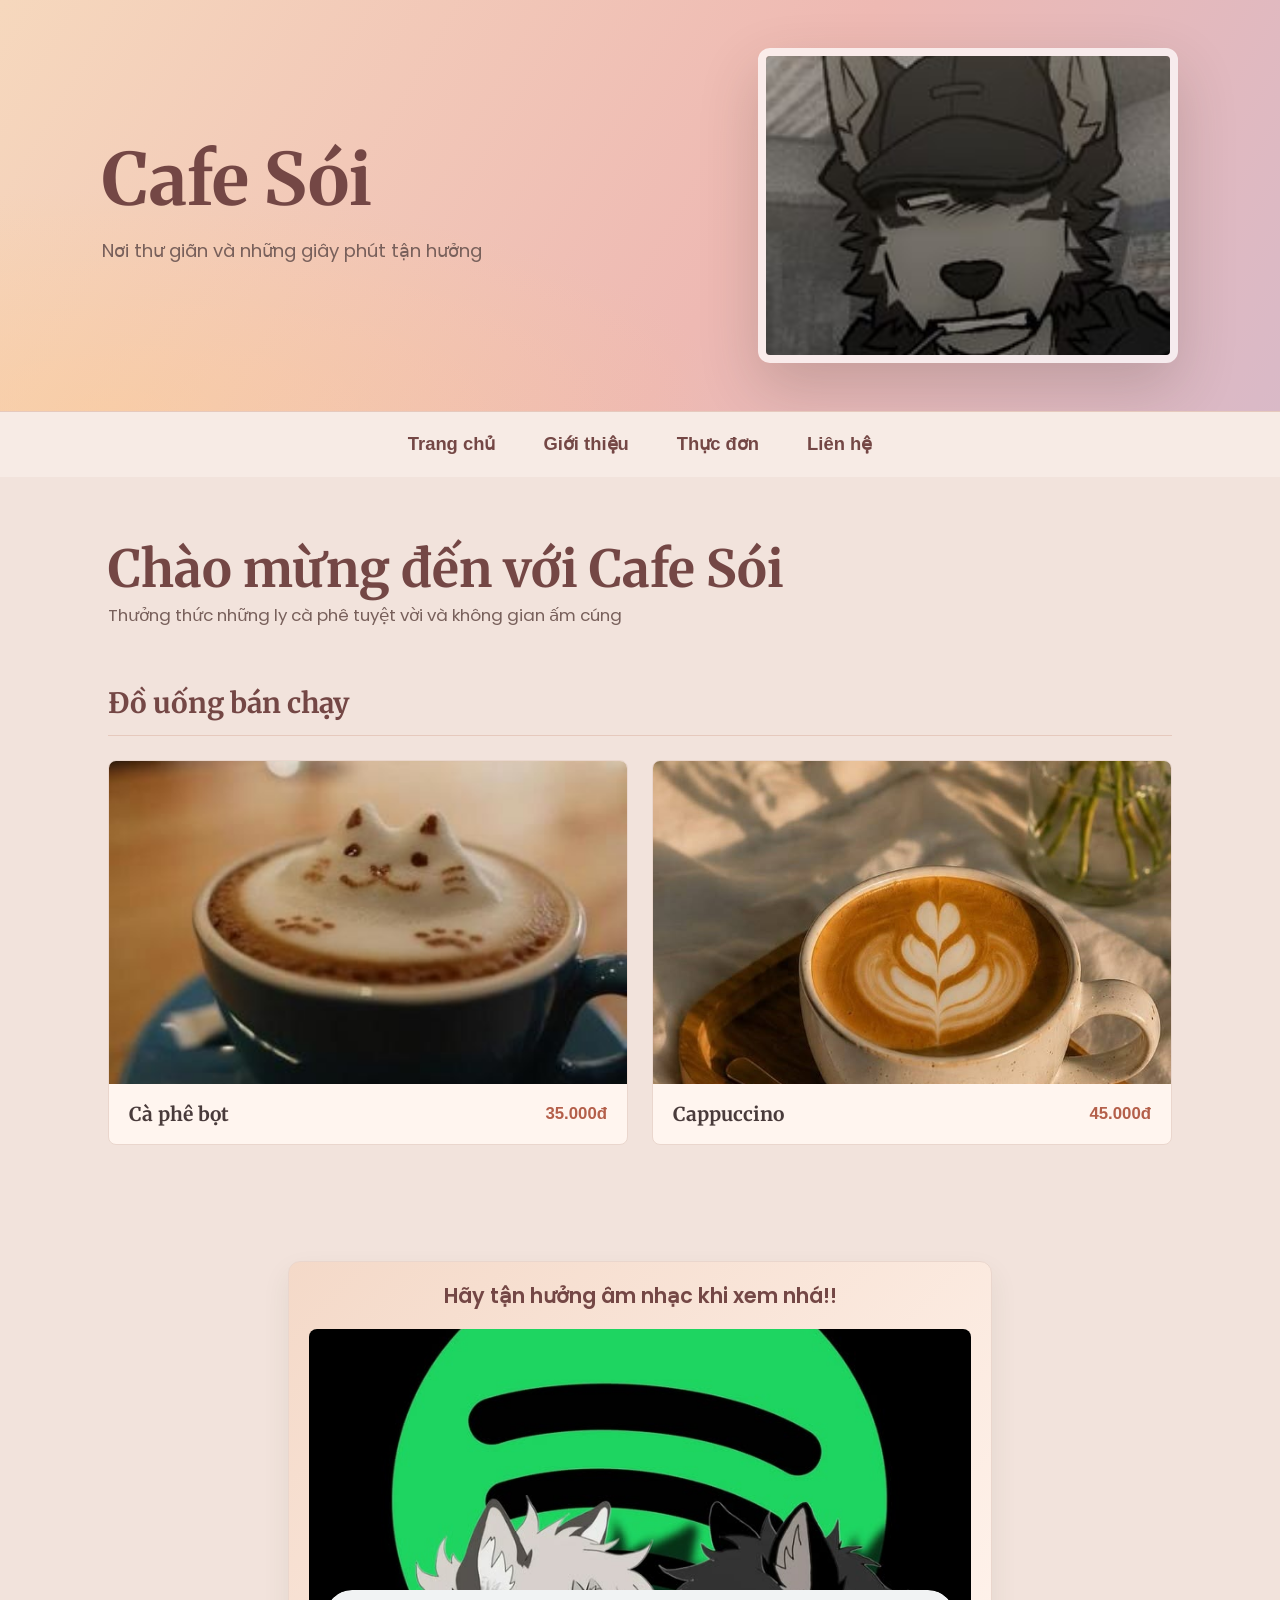
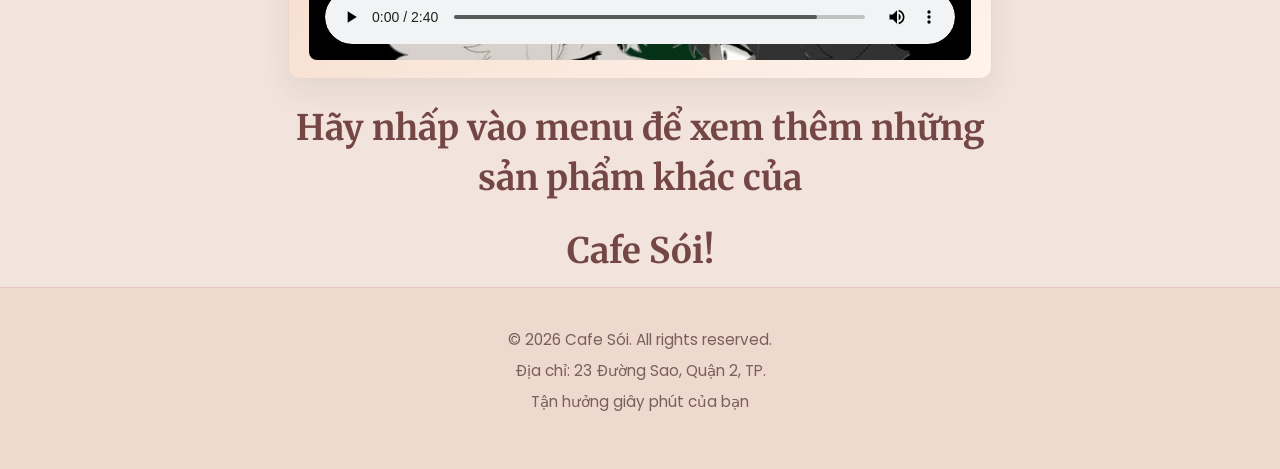
<file: index.html>
<!doctype html>
<html lang="vi">
  <head>
    <meta charset="UTF-8" />
    <meta name="viewport" content="width=device-width, initial-scale=1.0" />
    <title>Cafe Sói</title>
    <link rel="preconnect" href="https://fonts.googleapis.com" />
    <link rel="preconnect" href="https://fonts.gstatic.com" crossorigin />
    <link href="https://fonts.googleapis.com/css2?family=Merriweather:wght@400;700&family=Poppins:wght@400;500;600;700&display=swap" rel="stylesheet" />
    <link rel="stylesheet" href="./index.css" />
  </head>
  <body>
    <header>
      <div class="umm">
        <h1>Cafe Sói</h1>
        <p>Nơi thư giãn và những giây phút tận hưởng</p>
      </div>
      <img src="./img/anh1.jpg" alt="Logo" />
    </header>
    <nav>
      <ul>
        <li><a href="index.html">Trang chủ</a></li>
        <li><a href="about.html">Giới thiệu</a></li>
        <li><a href="menu.html">Thực đơn</a></li>
        <li><a href="contact.html">Liên hệ</a></li>
      </ul>
    </nav>
    <content>
      <section class="hero">
        <div class="copy">
          <h1>Chào mừng đến với Cafe Sói</h1>
          <p>Thưởng thức những ly cà phê tuyệt vời và không gian ấm cúng</p>
        </div>
        <div class="menu-heading">
          <h2>Đồ uống bán chạy</h2>
        </div>
        <div class="drink-grid">
          <article class="drink-card">
            <img src="./img/anh2.jpg" alt="Cà phê bọt" />
            <div class="drink-details">
              <h3>Cà phê bọt</h3>
              <button class="drink-price" type="button" data-drink="Cà phê bọt" aria-label="Đặt món Cà phê bọt, giá 35.000 đồng">35.000đ</button>
            </div>
          </article>
          <article class="drink-card">
            <img src="./img/anh3.jpg" alt="Cappuccino" />
            <div class="drink-details">
              <h3>Cappuccino</h3>
              <button class="drink-price" type="button" data-drink="Cappuccino" aria-label="Đặt món Cappuccino, giá 45.000 đồng">45.000đ</button>
            </div>
          </article>
        </div>
      </section>
    </content>
    <dialog class="order-dialog" id="order-dialog" aria-labelledby="order-title">
      <form method="dialog">
        <h2 id="order-title">Cafe Sói</h2>
        <p class="dialog-message" id="order-message"></p>
        <label class="quantity-field" id="quantity-field" for="order-quantity">
          Số lượng
          <input class="quantity-input" id="order-quantity" type="number" min="1" step="1" value="1" required />
        </label>
        <div class="dialog-actions">
          <button class="dialog-button dialog-cancel" id="cancel-order" value="cancel">Để sau</button>
          <button class="dialog-button dialog-confirm" id="confirm-order" type="button">Thêm vào đơn</button>
          <button class="dialog-button dialog-continue" id="continue-order" type="button" hidden>Có, chọn thêm</button>
          <button class="dialog-button dialog-finish" id="finish-order" type="button" hidden>Không, hoàn tất</button>
          <button class="dialog-button dialog-close" id="close-order" value="close" hidden>Đóng</button>
        </div>
      </form>
    </dialog>
    <script src="./script.js"></script>
    <section class="music-section">
      <div class="music-copy">
        <p>Hãy tận hưởng âm nhạc khi xem nhá!!</p>
        <div class="music-visual">
          <img class="music-image" src="./img/anh4.jpg" alt="Hình ảnh âm nhạc" />
          <audio id="order-sound" controls loop preload="auto" src="./audio/still love you super slowed reverb.mp3"></audio>
        </div>
      </div>
      <h2>Hãy nhấp vào menu để xem thêm những sản phẩm khác của</h2>
      <h2>Cafe Sói!</h2>
    </section>
    <footer class="site-footer">
      <p>&copy; 2026 Cafe Sói. All rights reserved.</p>
      <p>Địa chỉ: 23 Đường Sao, Quận 2, TP.</p>
      <p>Tận hưởng giây phút của bạn</p>
    </footer>
  </body>
</html>
</file>
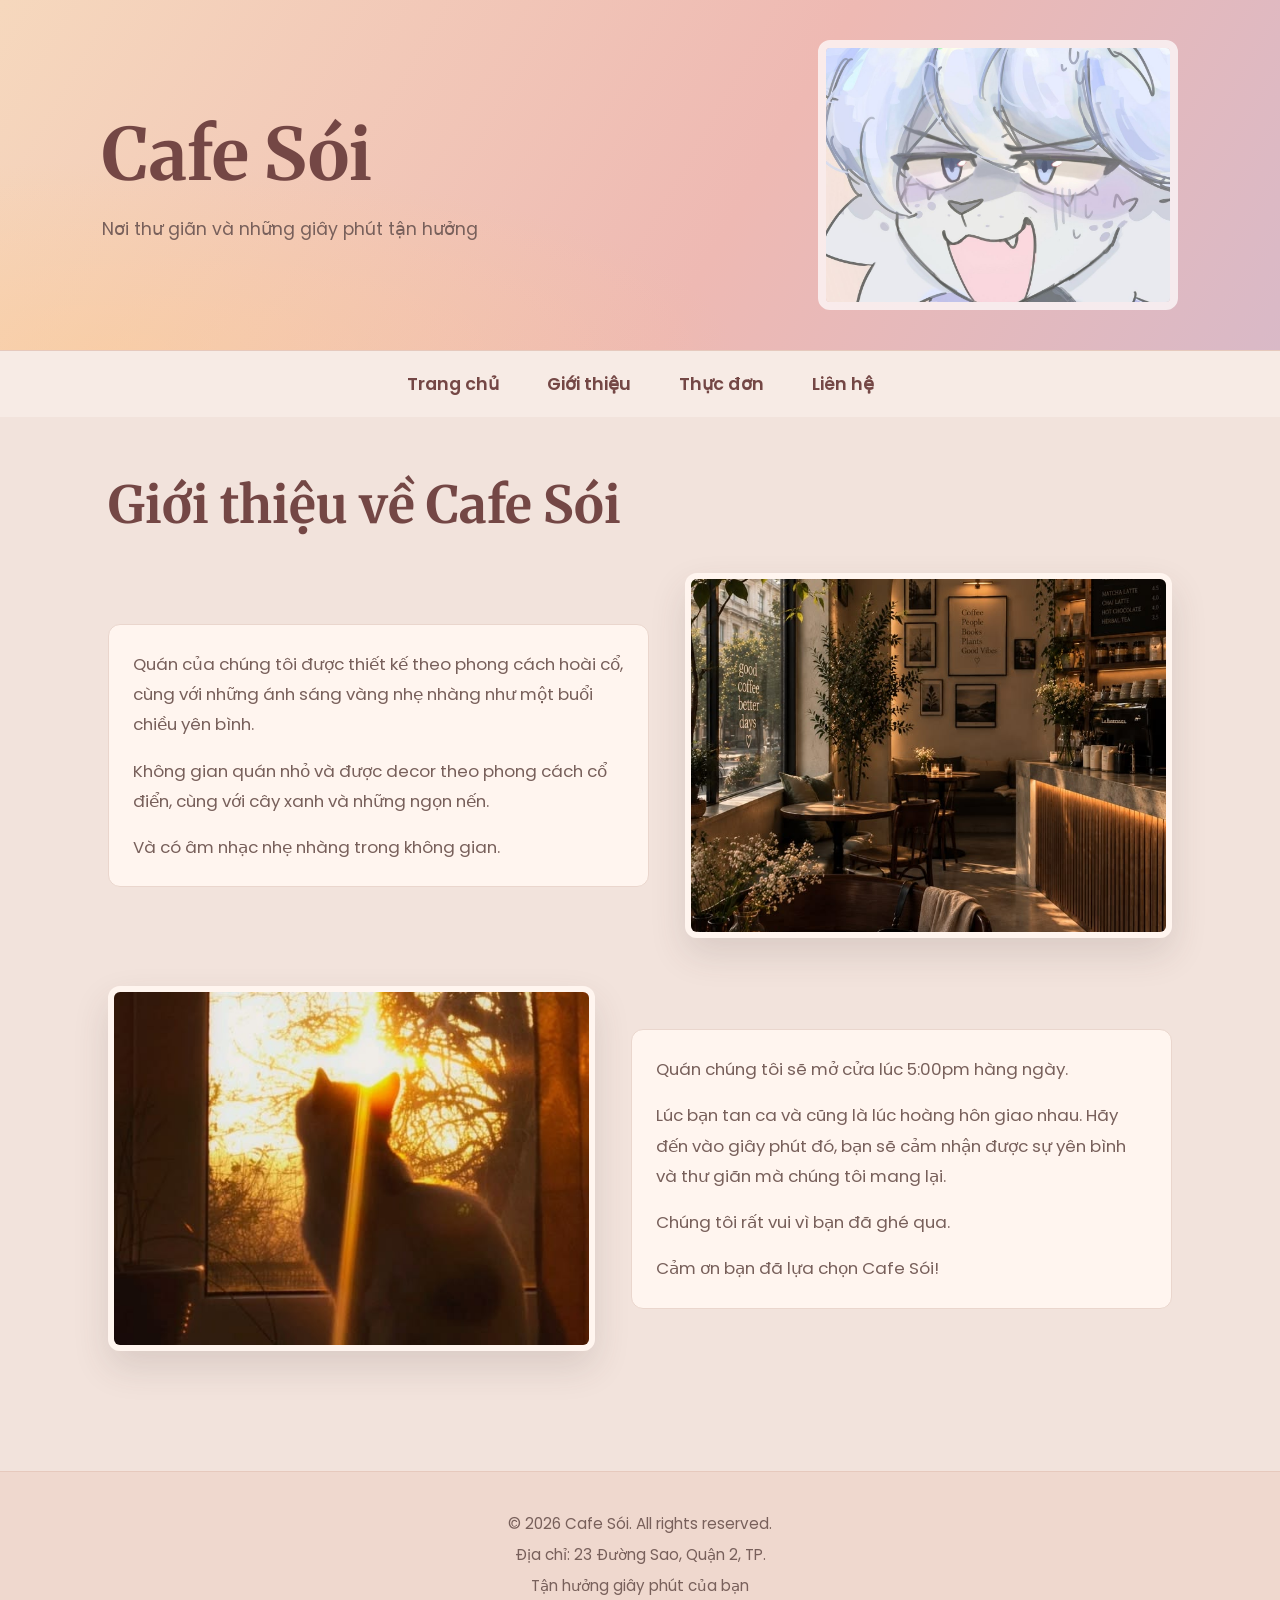
<file: about.html>
<!doctype html>
<html lang="vi">
  <head>
    <meta charset="UTF-8" />
    <meta name="viewport" content="width=device-width, initial-scale=1.0" />
    <title>Cafe Sói</title>
    <link rel="preconnect" href="https://fonts.googleapis.com" />
    <link rel="preconnect" href="https://fonts.gstatic.com" crossorigin />
    <link href="https://fonts.googleapis.com/css2?family=Merriweather:wght@400;700&family=Poppins:wght@400;500;600;700&display=swap" rel="stylesheet" />
    <link rel="stylesheet" href="./about.css" />
  </head>
  <body>
    <header>
      <div class="umm">
        <h1>Cafe Sói</h1>
        <p>Nơi thư giãn và những giây phút tận hưởng</p>
      </div>
      <img src="./img/anh14.jpg" alt="Logo" />
    </header>
    <nav>
      <ul>
        <li><a href="index.html">Trang chủ</a></li>
        <li><a href="about.html">Giới thiệu</a></li>
        <li><a href="menu.html">Thực đơn</a></li>
        <li><a href="contact.html">Liên hệ</a></li>
      </ul>
    </nav>
    <content>
    <main class="about-content">
      <h1>Giới thiệu về Cafe Sói</h1>
      <section class="about-row">
        <div class="about-copy">
          <p>Quán của chúng tôi được thiết kế theo phong cách hoài cổ, cùng với những ánh sáng vàng nhẹ nhàng như một buổi chiều yên bình.</p>
          <p>Không gian quán nhỏ và được decor theo phong cách cổ điển, cùng với cây xanh và những ngọn nến.</p>
          <p>Và có âm nhạc nhẹ nhàng trong không gian.</p>
        </div>
        <img src="./img/anh15.jpg" alt="Không gian quán" />
      </section>
      <section class="about-row about-row-sunset">
        <img src="./img/anh16.jpg" alt="Hoàng hôn" />
        <div class="about-copy">
          <p>Quán chúng tôi sẽ mở cửa lúc 5:00pm hàng ngày.</p>
          <p>Lúc bạn tan ca và cũng là lúc hoàng hôn giao nhau. Hãy đến vào giây phút đó, bạn sẽ cảm nhận được sự yên bình và thư giãn mà chúng tôi mang lại.</p>
          <p>Chúng tôi rất vui vì bạn đã ghé qua.</p>
          <p>Cảm ơn bạn đã lựa chọn Cafe Sói!</p>
        </div>
      </section>
    </main>
    </content>
    <footer class="site-footer">
      <p>&copy; 2026 Cafe Sói. All rights reserved.</p>
      <p>Địa chỉ: 23 Đường Sao, Quận 2, TP.</p>
      <p>Tận hưởng giây phút của bạn</p>
    </footer>
  </body>
</html>
</file>
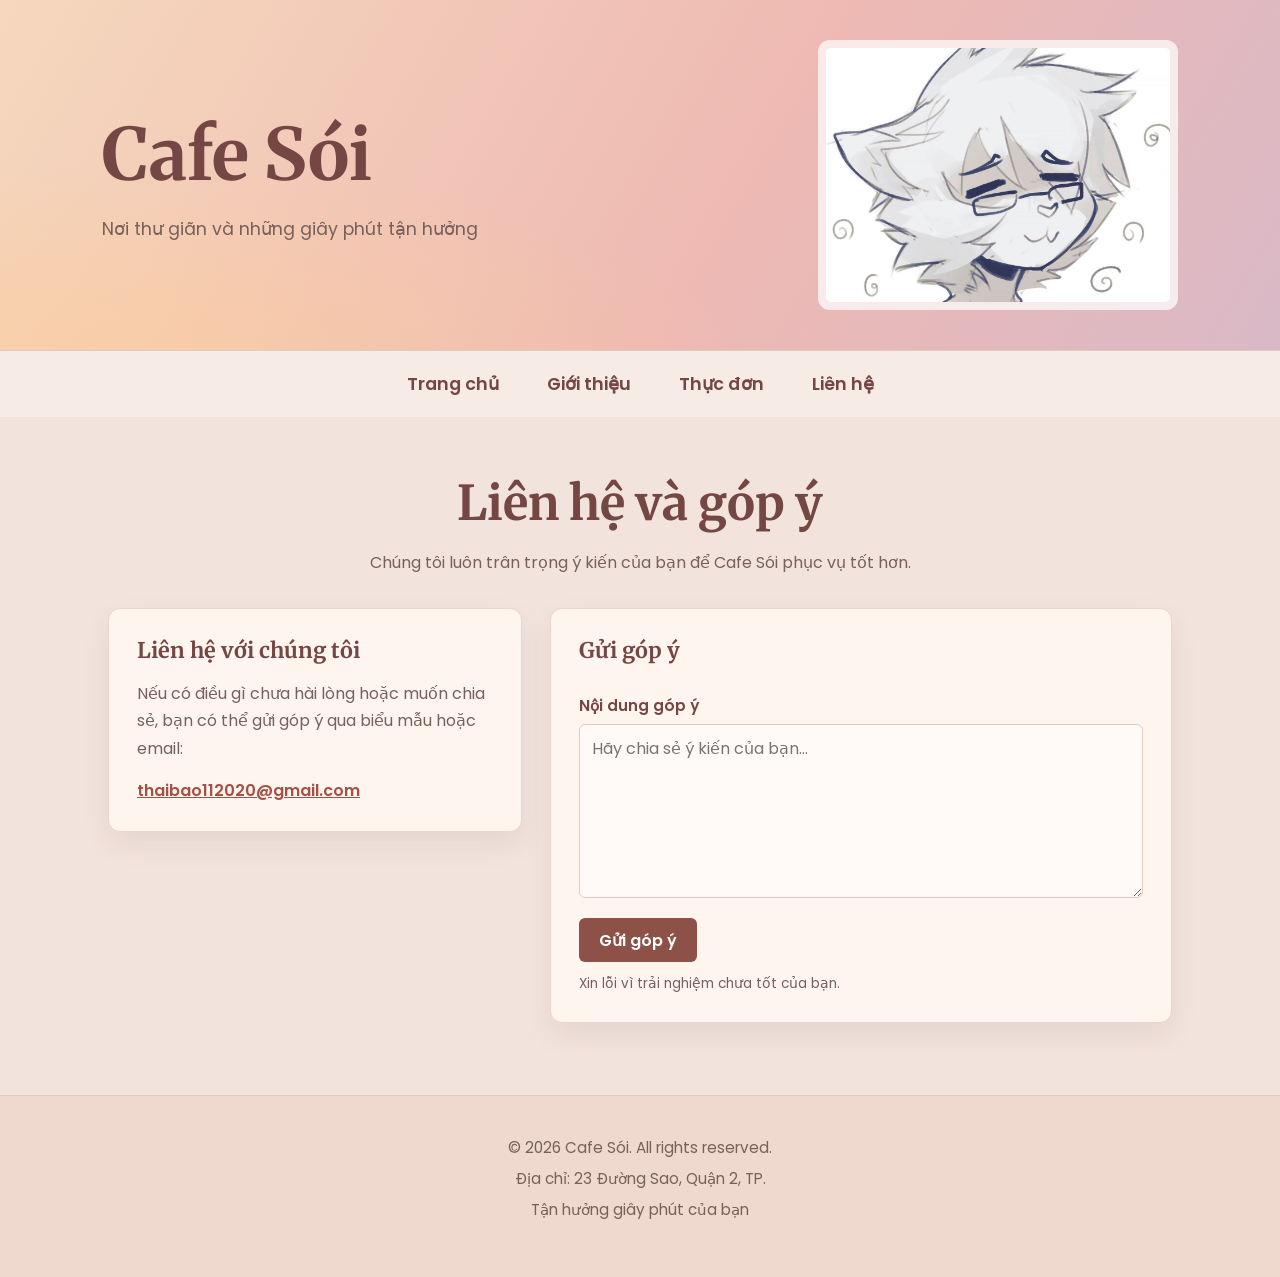
<file: contact.html>
<!doctype html>
<html lang="vi">
  <head>
    <meta charset="UTF-8" />
    <meta name="viewport" content="width=device-width, initial-scale=1.0" />
    <title>Cafe Sói</title>
    <link rel="preconnect" href="https://fonts.googleapis.com" />
    <link rel="preconnect" href="https://fonts.gstatic.com" crossorigin />
    <link href="https://fonts.googleapis.com/css2?family=Merriweather:wght@400;700&family=Poppins:wght@400;500;600;700&display=swap" rel="stylesheet" />
    <link rel="stylesheet" href="./contact.css" />
  </head>
  <body>
    <header>
      <div class="umm">
        <h1>Cafe Sói</h1>
        <p>Nơi thư giãn và những giây phút tận hưởng</p>
      </div>
      <img src="./img/anh13.jpg" alt="Logo" />
    </header>
    <nav>
      <ul>
        <li><a href="index.html">Trang chủ</a></li>
        <li><a href="about.html">Giới thiệu</a></li>
        <li><a href="menu.html">Thực đơn</a></li>
        <li><a href="contact.html">Liên hệ</a></li>
      </ul>
    </nav>
    <content>
    <main class="contact-content">
      <div class="contact-heading">
        <h2>Liên hệ và góp ý</h2>
        <p>Chúng tôi luôn trân trọng ý kiến của bạn để Cafe Sói phục vụ tốt hơn.</p>
      </div>
      <section class="contact-row">
        <div class="contact-copy">
          <h3>Liên hệ với chúng tôi</h3>
          <p>Nếu có điều gì chưa hài lòng hoặc muốn chia sẻ, bạn có thể gửi góp ý qua biểu mẫu hoặc email:</p>
          <a href="mailto:thaibao112020@gmail.com">thaibao112020@gmail.com</a>
        </div>
        <form class="feedback-form">
          <h3>Gửi góp ý</h3>
          <label for="feedback-message">Nội dung góp ý</label>
          <textarea id="feedback-message" name="Góp ý" rows="6" placeholder="Hãy chia sẻ ý kiến của bạn..." required></textarea>

          <button class="feedback-submit" type="submit">Gửi góp ý</button>
          <p class="feedback-note">Xin lỗi vì trải nghiệm chưa tốt của bạn.</p>
          <p class="feedback-status" id="feedback-status" role="status" aria-live="polite" hidden></p>
        </form>
      </section>
    </main>
    </content>
    <footer class="site-footer">
      <p>&copy; 2026 Cafe Sói. All rights reserved.</p>
      <p>Địa chỉ: 23 Đường Sao, Quận 2, TP.</p>
      <p>Tận hưởng giây phút của bạn</p>
    </footer>
    <script src="./feedback.js"></script>
  </body>
</html>
</file>
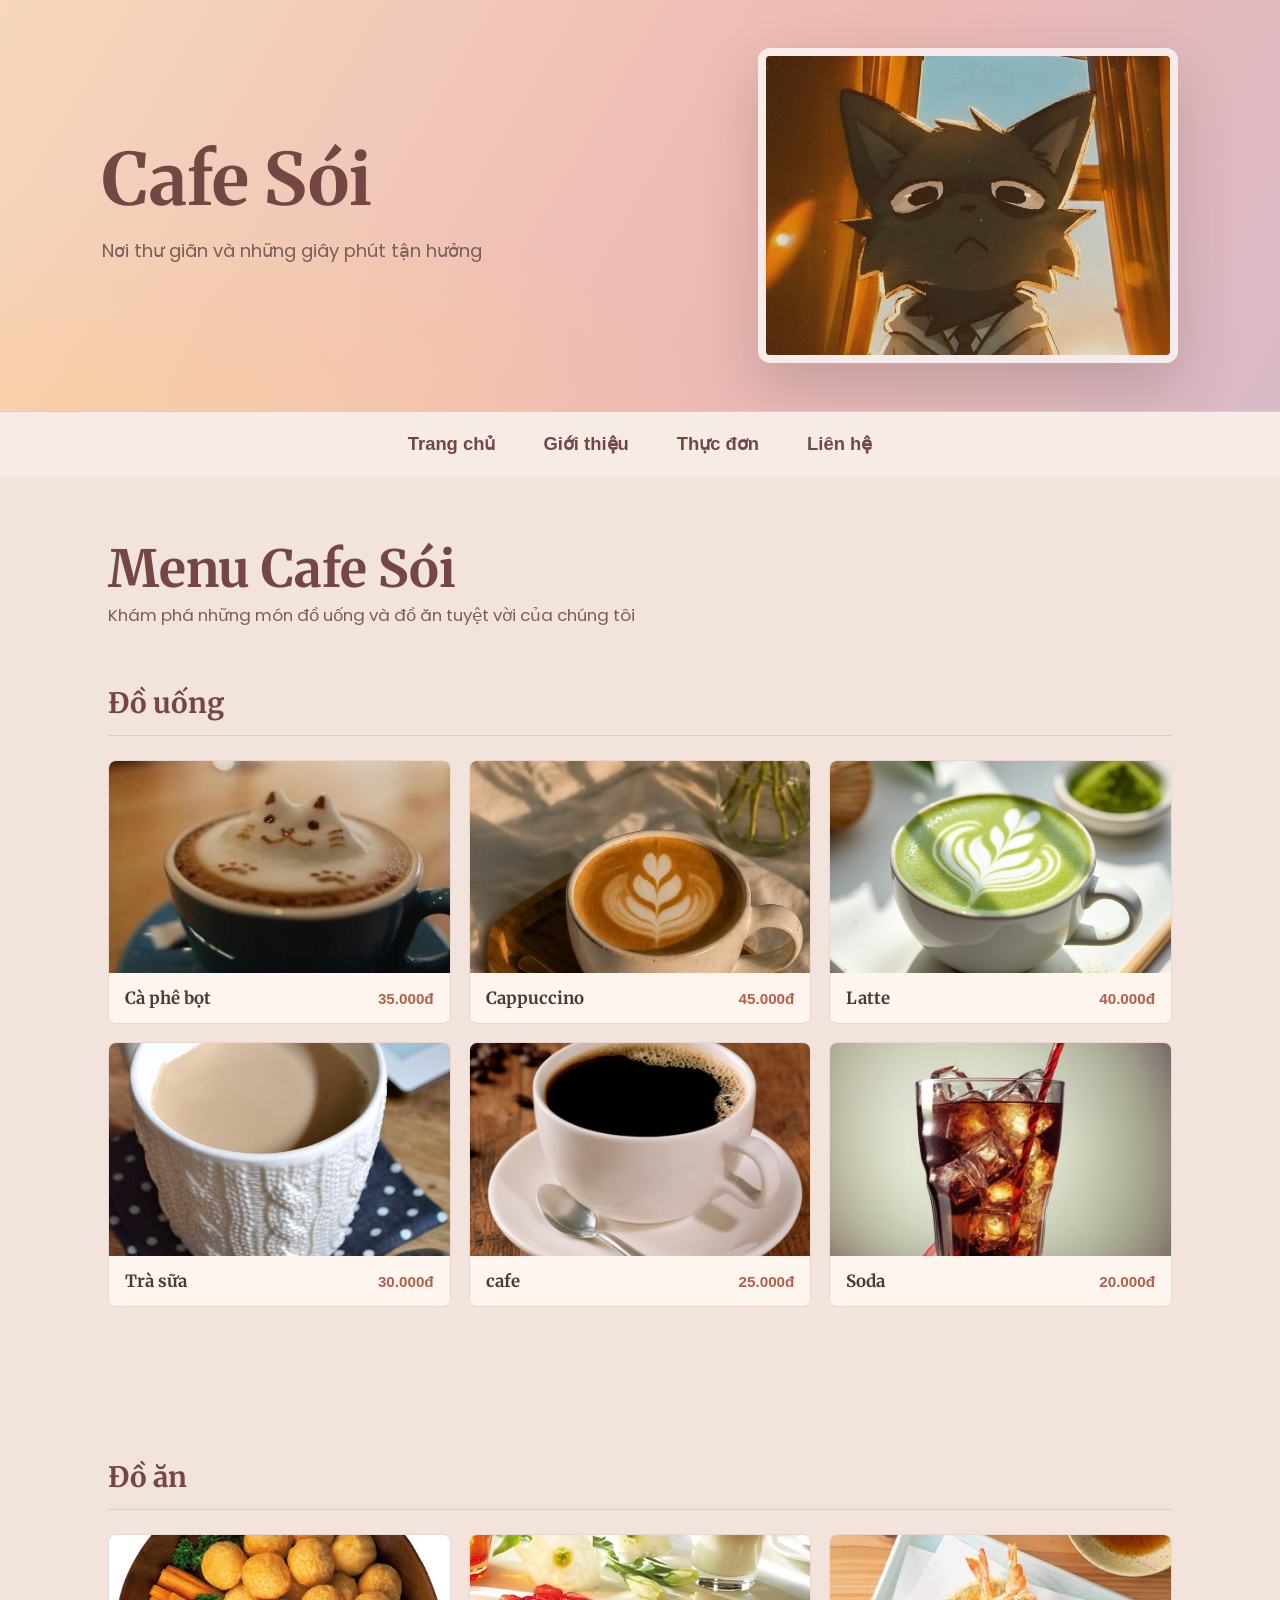
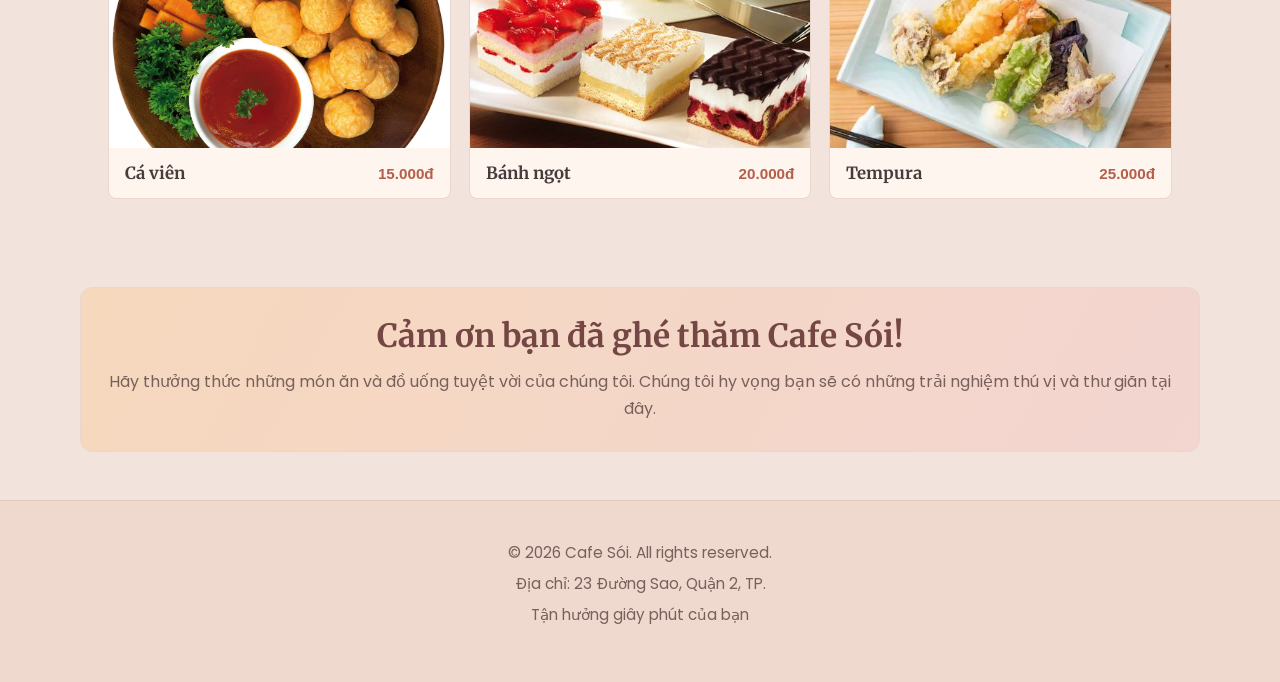
<file: menu.html>
<!doctype html>
<html lang="vi">
  <head>
    <meta charset="UTF-8" />
    <meta name="viewport" content="width=device-width, initial-scale=1.0" />
    <title>Cafe Sói</title>
    <link rel="preconnect" href="https://fonts.googleapis.com" />
    <link rel="preconnect" href="https://fonts.gstatic.com" crossorigin />
    <link href="https://fonts.googleapis.com/css2?family=Merriweather:wght@400;700&family=Poppins:wght@400;500;600;700&display=swap" rel="stylesheet" />
    <link rel="stylesheet" href="./menu.css" />
  </head>
  <body>
    <header>
      <div class="umm">
        <h1>Cafe Sói</h1>
        <p>Nơi thư giãn và những giây phút tận hưởng</p>
      </div>
      <img src="./img/anh5.jpg" alt="Logo" />
    </header>
    <nav>
      <ul>
        <li><a href="index.html">Trang chủ</a></li>
        <li><a href="about.html">Giới thiệu</a></li>
        <li><a href="menu.html">Thực đơn</a></li>
        <li><a href="contact.html">Liên hệ</a></li>
      </ul>
    </nav>
    <content>
      <section class="hero">
        <div class="copy">
          <h1>Menu Cafe Sói</h1>
          <p>Khám phá những món đồ uống và đồ ăn tuyệt vời của chúng tôi</p>
        </div>
        <div class="menu-heading">
          <h2>Đồ uống</h2>
        </div>
        <div class="drink-grid menu-grid">
          <article class="drink-card">
            <img src="./img/anh2.jpg" alt="Cà phê bọt" />
            <div class="drink-details">
              <h3>Cà phê bọt</h3>
              <button class="drink-price" type="button" data-drink="Cà phê bọt" aria-label="Đặt món Cà phê bọt, giá 35.000 đồng">35.000đ</button>
            </div>
          </article>
          <article class="drink-card">
            <img src="./img/anh3.jpg" alt="Cappuccino" />
            <div class="drink-details">
              <h3>Cappuccino</h3>
              <button class="drink-price" type="button" data-drink="Cappuccino" aria-label="Đặt món Cappuccino, giá 45.000 đồng">45.000đ</button>
            </div>
          </article>
          <article class="drink-card">
            <img src="./img/anh7.jpg" alt="Latte" />
            <div class="drink-details">
              <h3>Latte</h3>
              <button class="drink-price" type="button" data-drink="Latte" aria-label="Đặt món Latte, giá 40.000 đồng">40.000đ</button>
            </div>
          </article>
          <article class="drink-card">
            <img src="./img/anh8.jpg" alt="Trà sữa" />
            <div class="drink-details">
              <h3>Trà sữa</h3>
              <button class="drink-price" type="button" data-drink="Trà sữa" aria-label="Đặt món Trà sữa, giá 30.000 đồng">30.000đ</button>
            </div>
          </article>
          <article class="drink-card">
            <img src="./img/anh6.jpg" alt="Cafe" />
            <div class="drink-details">
              <h3>cafe</h3>
              <button class="drink-price" type="button" data-drink="cafe" aria-label="Đặt món Cafe, giá 25.000 đồng">25.000đ</button>
            </div>
          </article>
          <article class="drink-card">
            <img src="./img/anh9.jpg" alt="Soda" />
            <div class="drink-details">
              <h3>Soda</h3>
              <button class="drink-price" type="button" data-drink="Soda" aria-label="Đặt món Soda, giá 20.000 đồng">20.000đ</button>
            </div>
          </article>
        </div>
      </section>
      <section class="hero">
        <div class="menu-heading">
          <h2>Đồ ăn</h2>
        </div>
        <div class="menu-grid">
          <article class="drink-card">
            <img src="./img/anh10.jpg" alt="Cá viên" />
            <div class="drink-details">
              <h3>Cá viên</h3>
              <button class="drink-price" type="button" data-food="Cá viên" aria-label="Đặt món Cá viên, giá 15.000 đồng">15.000đ</button>
            </div>
          </article>
          <article class="drink-card">
            <img src="./img/anh12.jpg" alt="Bánh ngọt" />
            <div class="drink-details">
              <h3>Bánh ngọt</h3>
              <button class="drink-price" type="button" data-food="Bánh ngọt" aria-label="Đặt món Bánh ngọt, giá 20.000 đồng">20.000đ</button>
            </div>
          </article>
          <article class="drink-card">
            <img src="./img/anh11.jpg" alt="Tempura" />
            <div class="drink-details">
              <h3>Tempura</h3>
              <button class="drink-price" type="button" data-food="Tempura" aria-label="Đặt món Tempura, giá 25.000 đồng">25.000đ</button>
            </div>
          </article>
        </div>
      </section>
    </content>
    <section class="menu-thanks">
      <h2>Cảm ơn bạn đã ghé thăm Cafe Sói!</h2>
      <p>Hãy thưởng thức những món ăn và đồ uống tuyệt vời của chúng tôi. Chúng tôi hy vọng bạn sẽ có những trải nghiệm thú vị và thư giãn tại đây.</p>
    </section>
    <dialog class="order-dialog" id="order-dialog" aria-labelledby="order-title">
      <form method="dialog">
        <h2 id="order-title">Cafe Sói</h2>
        <p class="dialog-message" id="order-message"></p>
        <label class="quantity-field" id="quantity-field" for="order-quantity">
          Số lượng
          <input class="quantity-input" id="order-quantity" type="number" min="1" step="1" value="1" required />
        </label>
        <div class="dialog-actions">
          <button class="dialog-button dialog-cancel" id="cancel-order" value="cancel">Để sau</button>
          <button class="dialog-button dialog-confirm" id="confirm-order" type="button">Thêm vào đơn</button>
          <button class="dialog-button dialog-continue" id="continue-order" type="button" hidden>Có, chọn thêm</button>
          <button class="dialog-button dialog-finish" id="finish-order" type="button" hidden>Không, hoàn tất</button>
          <button class="dialog-button dialog-close" id="close-order" value="close" hidden>Đóng</button>
        </div>
      </form>
    </dialog>
    <footer class="site-footer">
      <p>&copy; 2026 Cafe Sói. All rights reserved.</p>
      <p>Địa chỉ: 23 Đường Sao, Quận 2, TP.</p>
      <p>Tận hưởng giây phút của bạn</p>
    </footer>
    <script src="./script.js"></script>
  </body>
</html>
</file>
<file: index.css>
* {
	box-sizing: border-box;
}

body {
	margin: 0;
	color: #493b3b;
	font-family: "Poppins", "Segoe UI", sans-serif;
	background: #f2e3dc;
}

header {
	display: flex;
	min-height: 380px;
	align-items: center;
	justify-content: space-between;
	gap: 40px;
	padding: 48px max(8vw, 28px);
	overflow: hidden;
	background:
		radial-gradient(ellipse at 8% 100%, rgb(255 206 143 / 42%), transparent 38%),
		linear-gradient(120deg, #f6d8bd, #eeb9b3 58%, #d9b9c7);
}

.umm {
	max-width: 520px;
}

.umm h1 {
	margin: 0 0 20px;
	color: #744745;
	font-family: "Merriweather", Georgia, serif;
	font-size: clamp(2.5rem, 6vw, 4.5rem);
	line-height: 0.98;
}

.umm p {
	max-width: 440px;
	margin: 0;
	color: #78605b;
	font-family: "Poppins", "Segoe UI", sans-serif;
	font-size: 1.15rem;
	line-height: 1.7;
}

header img {
	display: block;
	width: min(38vw, 420px);
	aspect-ratio: 4 / 3;
	flex: 0 0 auto;
	object-fit: cover;
	border: 8px solid rgb(255 255 255 / 72%);
	border-radius: 12px;
	box-shadow: 0 24px 60px rgb(54 47 34 / 20%);
}

nav {
	border-top: 1px solid #e6c9bd;
	background: #f7ebe5;
}

nav ul {
	display: flex;
	justify-content: center;
	flex-wrap: wrap;
	gap: 12px 48px;
	margin: 0;
	padding: 20px 24px;
	list-style: none;
}

nav a {
	color: #744745;
	font-family: Arial, sans-serif;
	font-size: 1.15rem;
	font-weight: 600;
	text-decoration: none;
	transition: color 160ms ease;
}

nav a:hover,
nav a:focus-visible {
	color: #b45f4a;
	text-decoration: underline;
}

.hero {
	max-width: 1120px;
	margin: 0 auto;
	padding: 64px 28px 88px;
}

.copy {
	margin-bottom: 56px;
}

.copy h1 {
	margin: 0 0 6px;
	color: #744745;
	font-family: "Merriweather", Georgia, serif;
	font-size: clamp(2rem, 4vw, 3.25rem);
	letter-spacing: 0;
	line-height: 1.1;
}

.copy p {
	margin: 0;
	color: #78605b;
	font-family: "Poppins", "Segoe UI", sans-serif;
	font-size: 1.05rem;
	letter-spacing: 0;
	line-height: 1.5;
}

.menu-heading {
	margin-bottom: 24px;
	border-bottom: 1px solid #e6c9bd;
}

.menu-heading h2 {
	margin: 0 0 14px;
	color: #744745;
	font-family: "Merriweather", Georgia, serif;
	font-size: 1.75rem;
}

.drink-grid {
	display: grid;
	grid-template-columns: repeat(2, minmax(0, 1fr));
	gap: 24px;
}

.drink-card {
	overflow: hidden;
	border: 1px solid #ead6cd;
	border-radius: 8px;
	background: #fff5ef;
}

.drink-card img {
	display: block;
	width: 100%;
	aspect-ratio: 16 / 10;
	object-fit: cover;
}

.drink-details {
	display: flex;
	align-items: center;
	justify-content: space-between;
	gap: 16px;
	padding: 18px 20px;
}

.drink-details h3 {
	margin: 0;
	color: #493b3b;
	font-family: "Merriweather", Georgia, serif;
	font-size: 1.2rem;
}

.drink-price {
	flex: 0 0 auto;
	padding: 0;
	border: 0;
	color: #b45f4a;
	background: transparent;
	cursor: pointer;
	font-family: Arial, sans-serif;
	font-size: 1.05rem;
	font-weight: 700;
}

.drink-price:hover,
.drink-price:focus-visible {
	color: #a64f43;
	text-decoration: underline;
}

.order-dialog {
	width: min(92vw, 440px);
	padding: 0;
	border: 1px solid #e6c9bd;
	border-radius: 8px;
	color: #493b3b;
	background: #fff5ef;
	box-shadow: 0 24px 70px rgb(41 39 31 / 28%);
}

.order-dialog::backdrop {
	background: rgb(41 39 31 / 48%);
}

.order-dialog form {
	padding: 28px;
}

.order-dialog h2 {
	margin: 0 0 14px;
	color: #744745;
	font-family: "Merriweather", Georgia, serif;
	font-size: 1.6rem;
}

.dialog-message {
	margin: 0;
	color: #78605b;
	font-family: Arial, sans-serif;
	line-height: 1.6;
}

.quantity-field {
	display: flex;
	flex-direction: column;
	gap: 8px;
	margin-top: 18px;
	color: #744745;
	font-size: 0.95rem;
	font-weight: 600;
}

.quantity-field[hidden],
.dialog-button[hidden] {
	display: none;
}

.quantity-input {
	width: 100%;
	min-height: 42px;
	padding: 8px 12px;
	border: 1px solid #e6c9bd;
	border-radius: 6px;
	color: #493b3b;
	background: #fffaf7;
	font: inherit;
}

.quantity-input:focus-visible {
	outline: 3px solid #e5a66f;
	outline-offset: 2px;
}

.dialog-actions {
	display: flex;
	justify-content: flex-end;
	flex-wrap: wrap;
	gap: 12px;
	margin-top: 28px;
}

.dialog-button {
	min-height: 42px;
	padding: 0 16px;
	border: 1px solid transparent;
	border-radius: 6px;
	font-family: Arial, sans-serif;
	font-size: 0.95rem;
	font-weight: 600;
	cursor: pointer;
}

.dialog-cancel {
	border-color: #e6c9bd;
	color: #744745;
	background: transparent;
}

.dialog-confirm,
.dialog-continue,
.dialog-finish,
.dialog-close {
	color: white;
	background: #8d5147;
}

.dialog-button:focus-visible {
	outline: 3px solid #e5a66f;
	outline-offset: 2px;
}

.music-section {
	max-width: 760px;
	margin: 0 auto;
	padding: 28px 28px 12px;
}

.music-copy {
	padding: 18px 20px;
	border: 1px solid #ead6cd;
	border-radius: 12px;
	background: linear-gradient(135deg, #f4d9c8, #fff3ec);
	box-shadow: 0 12px 28px rgb(57 75 53 / 8%);
}

.music-copy p {
	margin: 0 0 18px;
	color: #744745;
	font-size: 1.3rem;
	font-weight: 600;
	text-align: center;
}

.audio-player {
	width: 100%;
}

.music-visual {
	position: relative;
	overflow: hidden;
	border-radius: 8px;
}

#order-sound {
	position: absolute;
	z-index: 1;
	right: 16px;
	bottom: 16px;
	left: 16px;
	display: block;
	width: calc(100% - 32px);
	max-width: 100%;
	border-radius: 999px;
}

.music-image {
	display: block;
	width: 100%;
	aspect-ratio: 16 / 8;
	object-fit: cover;
}

.music-section h2 {
	margin: 24px 0 0;
	color: #744745;
	font-family: "Merriweather", Georgia, serif;
	font-size: clamp(1.5rem, 2.8vw, 2.2rem);
	line-height: 1.4;
	text-align: center;
}

.site-footer {
	padding: 32px 28px 48px;
	background: #efd8ce;
	border-top: 1px solid #e6c9bd;
	text-align: center;
}

.site-footer p {
	margin: 8px 0;
	color: #78605b;
	font-family: "Poppins", "Segoe UI", sans-serif;
	font-size: 0.95rem;
}

@media (max-width: 700px) {
	header {
		min-height: 0;
		flex-direction: column;
		align-items: flex-start;
		gap: 24px;
		padding: 40px 24px;
	}

	header img {
		width: 100%;
		max-width: 500px;
	}

	.hero {
		padding: 48px 24px 64px;
	}

	.drink-grid {
		grid-template-columns: 1fr;
	}

	.music-section,
	.site-footer {
		padding-left: 24px;
		padding-right: 24px;
	}

	.music-copy {
		padding: 20px;
	}
}
</file>
<file: about.css>
* {
	box-sizing: border-box;
}

body {
	margin: 0;
	color: #493b3b;
	background: #f2e3dc;
	font-family: "Poppins", "Segoe UI", sans-serif;
}

header {
	display: flex;
	min-height: 300px;
	align-items: center;
	justify-content: space-between;
	gap: 40px;
	padding: 40px max(8vw, 28px);
	background:
		radial-gradient(ellipse at 8% 100%, rgb(255 206 143 / 42%), transparent 38%),
		linear-gradient(120deg, #f6d8bd, #eeb9b3 58%, #d9b9c7);
}

.umm h1 {
	margin: 0 0 16px;
	color: #744745;
	font-family: "Merriweather", Georgia, serif;
	font-size: clamp(2.5rem, 6vw, 4.5rem);
}

.umm p {
	margin: 0;
	color: #78605b;
	font-size: 1.1rem;
}

header img {
	display: block;
	width: min(38vw, 360px);
	aspect-ratio: 4 / 3;
	object-fit: cover;
	border: 8px solid rgb(255 255 255 / 72%);
	border-radius: 12px;
}

nav {
	border-top: 1px solid #e6c9bd;
	background: #f7ebe5;
}

nav ul {
	display: flex;
	justify-content: center;
	flex-wrap: wrap;
	gap: 12px 48px;
	margin: 0;
	padding: 20px 24px;
	list-style: none;
}

nav a {
	color: #744745;
	font-size: 1.1rem;
	font-weight: 600;
	text-decoration: none;
}

nav a:hover,
nav a:focus-visible {
	color: #b45f4a;
	text-decoration: underline;
}

.about-content {
	max-width: 1120px;
	margin: 0 auto;
	padding: 56px 28px 72px;
}

.about-content > h1 {
	margin: 0 0 36px;
	color: #744745;
	font-family: "Merriweather", Georgia, serif;
	font-size: clamp(2rem, 4vw, 3.25rem);
}

.about-row {
	display: grid;
	grid-template-columns: minmax(0, 1fr) minmax(0, 0.9fr);
	align-items: center;
	gap: 36px;
	margin-bottom: 48px;
}

.about-row-sunset {
	grid-template-columns: minmax(0, 0.9fr) minmax(0, 1fr);
}

.about-copy {
	padding: 24px;
	border: 1px solid #ead6cd;
	border-radius: 12px;
	background: #fff5ef;
}

.about-copy p {
	margin: 0 0 16px;
	color: #78605b;
	font-size: 1.05rem;
	line-height: 1.8;
}

.about-copy p:last-child {
	margin-bottom: 0;
}

.about-row img {
	display: block;
	width: 100%;
	aspect-ratio: 4 / 3;
	object-fit: cover;
	border: 6px solid #fff5ef;
	border-radius: 12px;
	box-shadow: 0 16px 36px rgb(73 59 59 / 14%);
}

.site-footer {
	padding: 32px 28px 48px;
	border-top: 1px solid #e6c9bd;
	background: #efd8ce;
	text-align: center;
}

.site-footer p {
	margin: 8px 0;
	color: #78605b;
	font-family: "Poppins", "Segoe UI", sans-serif;
	font-size: 0.95rem;
}

@media (max-width: 700px) {
	header {
		min-height: 0;
		flex-direction: column;
		align-items: flex-start;
		gap: 24px;
		padding: 40px 24px;
	}

	header img {
		width: 100%;
		max-width: 500px;
	}

	.about-content {
		padding: 40px 24px 56px;
	}

	.site-footer {
		padding-left: 24px;
		padding-right: 24px;
	}

	.about-row,
	.about-row-sunset {
		grid-template-columns: 1fr;
		gap: 20px;
		margin-bottom: 36px;
	}
}
</file>
<file: contact.css>
* {
	box-sizing: border-box;
}

body {
	margin: 0;
	color: #493b3b;
	background: #f2e3dc;
	font-family: "Poppins", "Segoe UI", sans-serif;
}

body > header {
	display: flex;
	min-height: 300px;
	align-items: center;
	justify-content: space-between;
	gap: 40px;
	padding: 40px max(8vw, 28px);
	background:
		radial-gradient(ellipse at 8% 100%, rgb(255 206 143 / 42%), transparent 38%),
		linear-gradient(120deg, #f6d8bd, #eeb9b3 58%, #d9b9c7);
}

.umm h1 {
	margin: 0 0 16px;
	color: #744745;
	font-family: "Merriweather", Georgia, serif;
	font-size: clamp(2.5rem, 6vw, 4.5rem);
}

.umm p {
	margin: 0;
	color: #78605b;
	font-size: 1.1rem;
}

body > header img {
	display: block;
	width: min(38vw, 360px);
	aspect-ratio: 4 / 3;
	object-fit: cover;
	border: 8px solid rgb(255 255 255 / 72%);
	border-radius: 12px;
}

nav {
	border-top: 1px solid #e6c9bd;
	background: #f7ebe5;
}

nav ul {
	display: flex;
	justify-content: center;
	flex-wrap: wrap;
	gap: 12px 48px;
	margin: 0;
	padding: 20px 24px;
	list-style: none;
}

nav a {
	color: #744745;
	font-size: 1.1rem;
	font-weight: 600;
	text-decoration: none;
}

nav a:hover,
nav a:focus-visible {
	color: #b45f4a;
	text-decoration: underline;
}

.contact-content {
	max-width: 1120px;
	margin: 0 auto;
	padding: 56px 28px 72px;
}

.contact-heading {
	margin-bottom: 32px;
	text-align: center;
}

.contact-heading h2 {
	margin: 0 0 12px;
	color: #744745;
	font-family: "Merriweather", Georgia, serif;
	font-size: clamp(2rem, 4vw, 3rem);
}

.contact-heading p,
.contact-copy p {
	color: #78605b;
	line-height: 1.7;
}

.contact-row {
	display: grid;
	grid-template-columns: minmax(0, 0.8fr) minmax(0, 1.2fr);
	align-items: start;
	gap: 28px;
}

.contact-copy,
.feedback-form {
	padding: 28px;
	border: 1px solid #ead6cd;
	border-radius: 12px;
	background: #fff5ef;
	box-shadow: 0 12px 28px rgb(73 59 59 / 8%);
}

.contact-copy h3,
.feedback-form h3 {
	margin: 0 0 16px;
	color: #744745;
	font-family: "Merriweather", Georgia, serif;
	font-size: 1.35rem;
}

.contact-copy p {
	margin: 0 0 16px;
}

.contact-copy a {
	color: #a64f43;
	font-weight: 600;
	overflow-wrap: anywhere;
}

.feedback-form {
	display: flex;
	flex-direction: column;
}

.feedback-form label {
	margin: 14px 0 7px;
	color: #744745;
	font-size: 0.95rem;
	font-weight: 600;
}

.feedback-form input,
.feedback-form textarea {
	width: 100%;
	padding: 11px 12px;
	border: 1px solid #e6c9bd;
	border-radius: 6px;
	color: #493b3b;
	background: #fffaf7;
	font: inherit;
}

.feedback-form textarea {
	min-height: 140px;
	resize: vertical;
}

.feedback-form input:focus-visible,
.feedback-form textarea:focus-visible {
	outline: 3px solid #e5a66f;
	outline-offset: 2px;
}

.feedback-submit {
	align-self: flex-start;
	min-height: 44px;
	margin-top: 20px;
	padding: 0 20px;
	border: 0;
	border-radius: 6px;
	color: #fff;
	background: #8d5147;
	font: inherit;
	font-weight: 600;
	cursor: pointer;
}

.feedback-submit:hover,
.feedback-submit:focus-visible {
	background: #744745;
}

.feedback-note {
	margin: 12px 0 0;
	color: #78605b;
	font-size: 0.85rem;
}

.feedback-status {
	margin: 16px 0 0;
	padding: 12px 14px;
	border: 1px solid #c9d9bd;
	border-radius: 6px;
	color: #405b3a;
	background: #edf4e8;
	line-height: 1.5;
}

.feedback-status[hidden] {
	display: none;
}

.site-footer {
	padding: 32px 28px 48px;
	border-top: 1px solid #e6c9bd;
	background: #efd8ce;
	text-align: center;
}

.site-footer p {
	margin: 8px 0;
	color: #78605b;
	font-size: 0.95rem;
}

@media (max-width: 700px) {
	body > header {
		min-height: 0;
		flex-direction: column;
		align-items: flex-start;
		gap: 24px;
		padding: 40px 24px;
	}

	body > header img {
		width: 100%;
		max-width: 500px;
	}

	.contact-content {
		padding: 40px 24px 56px;
	}

	.contact-row {
		grid-template-columns: 1fr;
	}

	.contact-copy,
	.feedback-form {
		padding: 22px;
	}

	.site-footer {
		padding-left: 24px;
		padding-right: 24px;
	}
}
</file>
<file: menu.css>
* {
	box-sizing: border-box;
}

body {
	margin: 0;
	color: #493b3b;
	font-family: "Poppins", "Segoe UI", sans-serif;
	background: #f2e3dc;
}

header {
	display: flex;
	min-height: 380px;
	align-items: center;
	justify-content: space-between;
	gap: 40px;
	padding: 48px max(8vw, 28px);
	overflow: hidden;
	background:
		radial-gradient(ellipse at 8% 100%, rgb(255 206 143 / 42%), transparent 38%),
		linear-gradient(120deg, #f6d8bd, #eeb9b3 58%, #d9b9c7);
}

.umm {
	max-width: 520px;
}

.umm h1 {
	margin: 0 0 20px;
	color: #744745;
	font-family: "Merriweather", Georgia, serif;
	font-size: clamp(2.5rem, 6vw, 4.5rem);
	line-height: 0.98;
}

.umm p {
	max-width: 440px;
	margin: 0;
	color: #78605b;
	font-size: 1.15rem;
	line-height: 1.7;
}

header img {
	display: block;
	width: min(38vw, 420px);
	aspect-ratio: 4 / 3;
	flex: 0 0 auto;
	object-fit: cover;
	border: 8px solid rgb(255 255 255 / 72%);
	border-radius: 12px;
	box-shadow: 0 24px 60px rgb(54 47 34 / 20%);
}

nav {
	border-top: 1px solid #e6c9bd;
	background: #f7ebe5;
}

nav ul {
	display: flex;
	justify-content: center;
	flex-wrap: wrap;
	gap: 12px 48px;
	margin: 0;
	padding: 20px 24px;
	list-style: none;
}

nav a {
	color: #744745;
	font-family: Arial, sans-serif;
	font-size: 1.15rem;
	font-weight: 600;
	text-decoration: none;
	transition: color 160ms ease;
}

nav a:hover,
nav a:focus-visible {
	color: #b45f4a;
	text-decoration: underline;
}

.hero {
	max-width: 1120px;
	margin: 0 auto;
	padding: 64px 28px 88px;
}

.copy {
	margin-bottom: 56px;
}

.copy h1 {
	margin: 0 0 6px;
	color: #744745;
	font-family: "Merriweather", Georgia, serif;
	font-size: clamp(2rem, 4vw, 3.25rem);
	line-height: 1.1;
}

.copy p {
	margin: 0;
	color: #78605b;
	font-size: 1.05rem;
	line-height: 1.5;
}

.menu-heading {
	margin-bottom: 24px;
	border-bottom: 1px solid #e6c9bd;
}

.menu-heading h2 {
	margin: 0 0 14px;
	color: #744745;
	font-family: "Merriweather", Georgia, serif;
	font-size: 1.75rem;
}

.menu-grid {
	display: grid;
	grid-template-columns: repeat(3, minmax(0, 1fr));
	gap: 18px;
}

.drink-card {
	overflow: hidden;
	border: 1px solid #ead6cd;
	border-radius: 8px;
	background: #fff5ef;
}

.drink-card img {
	display: block;
	width: 100%;
	aspect-ratio: 16 / 10;
	object-fit: cover;
}

.drink-details {
	display: flex;
	align-items: center;
	justify-content: space-between;
	gap: 12px;
	padding: 14px 16px;
}

.drink-details h3 {
	margin: 0;
	color: #493b3b;
	font-family: "Merriweather", Georgia, serif;
	font-size: 1.05rem;
}

.drink-price {
	flex: 0 0 auto;
	padding: 0;
	border: 0;
	color: #b45f4a;
	background: transparent;
	cursor: pointer;
	font-family: Arial, sans-serif;
	font-size: 0.95rem;
	font-weight: 700;
}

.drink-price:hover,
.drink-price:focus-visible {
	color: #a64f43;
	text-decoration: underline;
}

.menu-thanks {
	max-width: 1120px;
	margin: 0 auto 48px;
	padding: 28px;
	border: 1px solid #ead6cd;
	border-radius: 12px;
	background: linear-gradient(120deg, #f6d8bd, #f3d5d1);
	text-align: center;
}

.menu-thanks h2 {
	margin: 0 0 12px;
	color: #744745;
	font-family: "Merriweather", Georgia, serif;
	font-size: clamp(1.5rem, 3vw, 2rem);
}

.menu-thanks p {
	margin: 0;
	color: #78605b;
	line-height: 1.7;
}

.site-footer {
	padding: 32px 28px 48px;
	border-top: 1px solid #e6c9bd;
	background: #efd8ce;
	text-align: center;
}

.site-footer p {
	margin: 8px 0;
	color: #78605b;
	font-size: 0.95rem;
}

.order-dialog {
	width: min(92vw, 440px);
	padding: 0;
	border: 1px solid #e6c9bd;
	border-radius: 8px;
	color: #493b3b;
	background: #fff5ef;
	box-shadow: 0 24px 70px rgb(41 39 31 / 28%);
}

.order-dialog::backdrop {
	background: rgb(41 39 31 / 48%);
}

.order-dialog form {
	padding: 28px;
}

.order-dialog h2 {
	margin: 0 0 14px;
	color: #744745;
	font-family: "Merriweather", Georgia, serif;
	font-size: 1.6rem;
}

.dialog-message {
	margin: 0;
	color: #78605b;
	line-height: 1.6;
}

.quantity-field {
	display: flex;
	flex-direction: column;
	gap: 8px;
	margin-top: 18px;
	color: #744745;
	font-size: 0.95rem;
	font-weight: 600;
}

.quantity-field[hidden],
.dialog-button[hidden] {
	display: none;
}

.quantity-input {
	width: 100%;
	min-height: 42px;
	padding: 8px 12px;
	border: 1px solid #e6c9bd;
	border-radius: 6px;
	color: #493b3b;
	background: #fffaf7;
	font: inherit;
}

.quantity-input:focus-visible {
	outline: 3px solid #e5a66f;
	outline-offset: 2px;
}

.dialog-actions {
	display: flex;
	justify-content: flex-end;
	flex-wrap: wrap;
	gap: 12px;
	margin-top: 28px;
}

.dialog-button {
	min-height: 42px;
	padding: 0 16px;
	border: 1px solid transparent;
	border-radius: 6px;
	font-size: 0.95rem;
	font-weight: 600;
	cursor: pointer;
}

.dialog-cancel {
	border-color: #e6c9bd;
	color: #744745;
	background: transparent;
}

.dialog-confirm,
.dialog-continue,
.dialog-finish,
.dialog-close {
	color: white;
	background: #8d5147;
}

.dialog-button:focus-visible {
	outline: 3px solid #e5a66f;
	outline-offset: 2px;
}

@media (max-width: 700px) {
	header {
		min-height: 0;
		flex-direction: column;
		align-items: flex-start;
		gap: 24px;
		padding: 40px 24px;
	}

	header img {
		width: 100%;
		max-width: 500px;
	}

	.hero {
		padding: 48px 24px 64px;
	}

	.menu-thanks {
		margin: 0 24px 40px;
		padding: 24px 20px;
	}

	.menu-grid {
		grid-template-columns: 1fr;
	}
}

@media (min-width: 701px) and (max-width: 900px) {
	.menu-grid {
		grid-template-columns: repeat(2, minmax(0, 1fr));
	}
}
</file>
